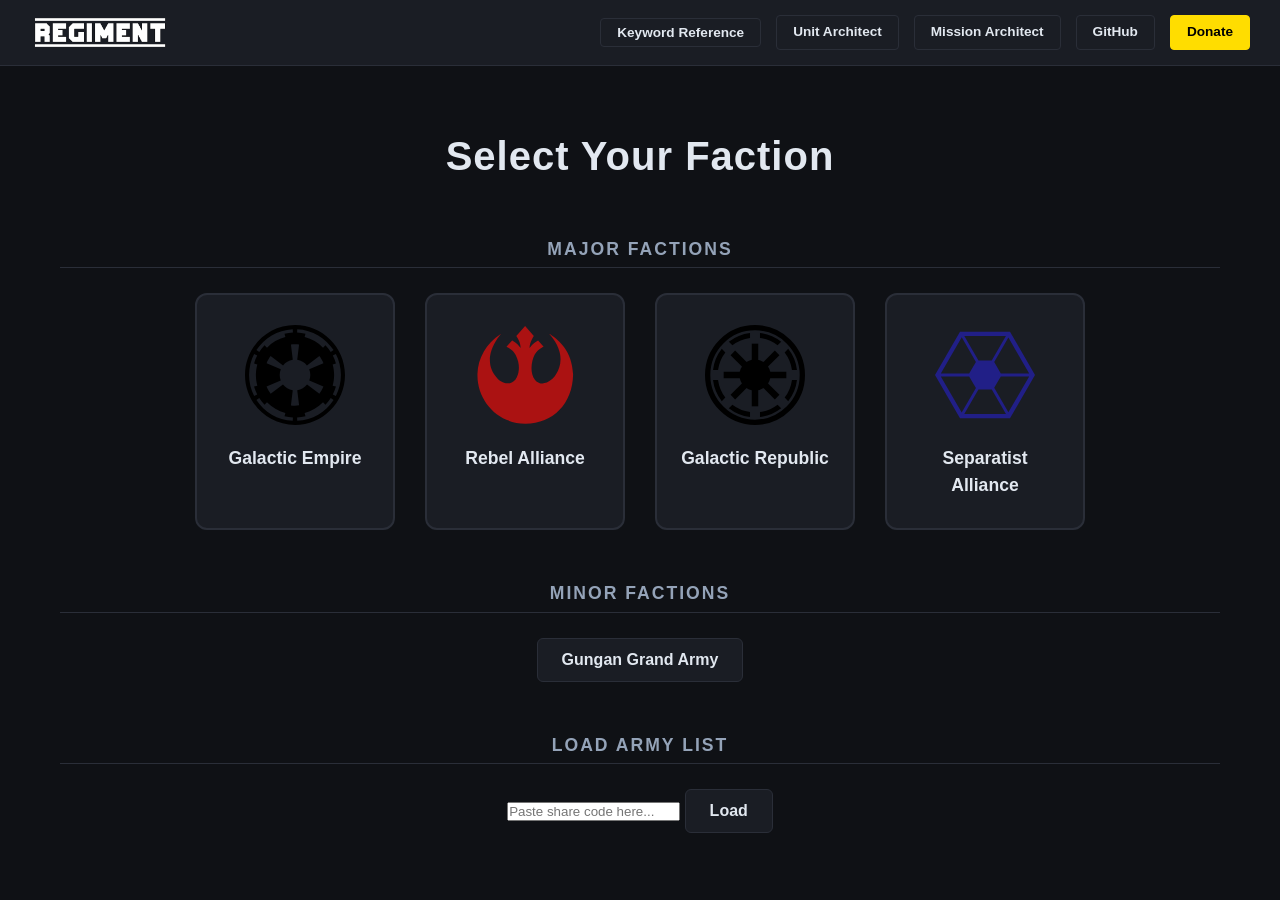
<file: index.html>
<!doctype html>
<html lang="en">
  <head>
    <meta charset="UTF-8" />
    <meta name="viewport" content="width=device-width, initial-scale=1.0" />
    <title>Regiment | Army Builder</title>
    <link rel="icon" type="image/svg+xml" href="icons/favicon.svg" />
    <link rel="stylesheet" href="army_builder/style.css?v=1.05" />
  </head>
  <body>
    <header class="top-nav">
      <div class="brand" onclick="goHome()" style="cursor: pointer; display: flex; align-items: center" title="Return to Faction Select">
        <img
          src="icons/logo.webp"
          alt="Regiment"
          class="brand-logo"
          onerror="
            this.style.display = 'none';
            document.getElementById('brandFallback').style.display = 'block';
          "
        />
        <span id="brandFallback" style="display: none; font-weight: bold">REGIMENT</span>
      </div>

      <div class="nav-links">
        <button id="btnKeywords" class="nav-btn">Keyword Reference</button>
        <a href="unitCreator.html" class="nav-btn architect-btn">Unit Architect</a>
        <a href="missionMaker.html" class="nav-btn architect-btn">Mission Architect</a>
        <a href="https://github.com/spacenavy90/regt_army_builder" target="_blank" class="nav-btn">GitHub</a>
        <a href="https://www.paypal.com/donate/?hosted_button_id=2YP5AY9JT7T5J" target="_blank" class="nav-btn donate-btn">Donate</a>
      </div>
    </header>

    <div id="homeView" class="home-container">
      <h1 class="home-title">Select Your Faction</h1>

      <h2 class="faction-group-title">Major Factions</h2>
      <div id="majorFactionsGrid" class="factions-grid major-grid"></div>

      <h2 class="faction-group-title" style="margin-top: 50px">Minor Factions</h2>
      <div id="minorFactionsGrid" class="factions-grid minor-grid"></div>

      <h2 class="faction-group-title" style="margin-top: 50px">Load Army List</h2>
      <div class="share-load-section">
        <div class="load-controls">
          <input type="text" id="shareCodeInput" placeholder="Paste share code here..." />
          <button id="btnLoadCode" class="minor-btn">Load</button>
        </div>
      </div>
    </div>

    <div id="builderView" class="app-container" style="display: none">
      <div class="builder-controls-bar" id="builderControls">
        <div class="control-group">
          <label for="armyCap">Points Cap</label>
          <input type="number" id="armyCap" value="1000" step="5" />
        </div>
        <div class="control-group">
          <label for="factionSelect">Faction</label>
          <select id="factionSelect"></select>
        </div>
        <div class="control-group">
          <label for="sortSelect">Unit Sort</label>
          <select id="sortSelect">
            <option value="default">Default</option>
            <option value="alpha">A-Z</option>
            <option value="cost-high">Cost: High-Low</option>
          </select>
        </div>
        <div class="control-group toggle override-group">
          <label class="override-label"><input type="checkbox" id="overrideToggle" /> Override Limits</label>
        </div>
      </div>

      <main class="roster-panel">
        <h2 id="rosterTitle" class="panel-title">Unit Roster</h2>
        <div id="unitList" class="roster-list"></div>

        <h2 class="panel-title" style="margin-top: 30px">Army Leader</h2>
        <div id="leaderList" class="roster-list"></div>
      </main>

      <aside class="manifest-panel">
        <div class="sticky-wrapper">
          <h2 class="panel-title">Army List</h2>

          <div class="mission-section" style="margin-bottom: 20px">
            <div class="manifest-header" style="margin-bottom: 8px">
              <span style="font-weight: bold; color: var(--accent)">MISSIONS</span>
              <span id="missionWarning" style="color: var(--danger); font-size: 0.8rem; display: none">⚠ Select 3</span>
            </div>
            <div style="display: flex; flex-direction: column; gap: 8px">
              <button class="btn-export" id="btnMsnAggressive" onclick="openMissionModal('aggressive')">Choose Aggressive</button>
              <button class="btn-export" id="btnMsnDefensive" onclick="openMissionModal('defensive')">Choose Defensive</button>
              <button class="btn-export" id="btnMsnManeuver" onclick="openMissionModal('maneuver')">Choose Maneuver</button>
            </div>
          </div>

          <div class="manifest-header" style="margin-top: 20px; margin-bottom: 8px">
            <span style="font-weight: bold; color: var(--accent)">SUPPORT ASSETS</span>
          </div>
          <button class="btn-export" id="btnManageOts" onclick="openOtsModal()" style="width: 100%; margin-bottom: 15px">Manage Support Cards</button>

          <div id="manifestLeaderList" class="manifest-items" style="margin-bottom: 15px"></div>
          <div id="manifestList" class="manifest-items"></div>
          <div id="manifestOtsList" class="manifest-items" style="margin-top: 15px"></div>

          <div class="manifest-footer">
            <div class="totals-row">
              <span>Total Cost:</span>
              <span id="totalSpent" class="total-value">0 / 1000</span>
            </div>
            <div class="totals-row" style="font-size: 0.9rem; color: var(--text-muted)">
              <span>Support Limits:</span>
              <span id="otsTracker">0 / 150 pts | 0 / 4 cards</span>
            </div>
            <div class="totals-row">
              <span>Initiative Bid:</span>
              <span id="bidDisplay">1000</span>
            </div>
            <button id="btnClearList" class="btn-clear">Clear Army</button>
          </div>

          <div class="export-section">
            <h3 class="export-title">Export Options</h3>
            <div class="export-grid">
              <button id="btnCopySimple" class="btn-export">Simple TXT</button>
              <button id="btnCopyDetailed" class="btn-export">Detailed TXT</button>
              <button id="btnCopyCode" class="btn-export">Share Code</button>
              <button id="btnCopyTTS" class="btn-export">TTS Code</button>
            </div>
            <button class="btn-export print-btn" onclick="printDetailedList()">Print Army List</button>
          </div>
        </div>
      </aside>
    </div>

    <div id="keywordModal" class="modal-overlay">
      <div class="modal-content">
        <div class="modal-header">
          <h2>Keyword Reference</h2>
          <button class="modal-close" onclick="toggleKeywordModal()">&times;</button>
        </div>
        <div id="keywordList" class="modal-body"></div>
      </div>
    </div>

    <div id="missionModal" class="modal-overlay">
      <div class="modal-content mission-modal-content">
        <div class="modal-header">
          <h2 id="missionModalTitle">Select Mission</h2>
          <button class="modal-close" onclick="closeMissionModal()">&times;</button>
        </div>
        <div class="modal-split-body">
          <div id="missionModalList" class="modal-list-side"></div>
          <div class="modal-preview-side" id="missionPreviewContainer"></div>
        </div>
      </div>
    </div>

    <div id="otsModal" class="modal-overlay">
      <div class="modal-content mission-modal-content">
        <div class="modal-header" style="flex-wrap: wrap; gap: 15px">
          <h2 style="margin: 0; min-width: 200px">Support Cards</h2>

          <div style="display: flex; gap: 10px; flex: 1; flex-wrap: wrap; align-items: center">
            <input
              type="text"
              id="otsSearch"
              placeholder="Search name or keyword..."
              oninput="renderOtsModalList()"
              style="
                flex: 1;
                min-width: 150px;
                padding: 6px;
                border-radius: 4px;
                border: 1px solid var(--border-color);
                background: var(--bg-base);
                color: white;
              "
            />
            <select
              id="otsCategoryFilter"
              onchange="renderOtsModalList()"
              style="padding: 6px; border-radius: 4px; border: 1px solid var(--border-color); background: var(--bg-base); color: white"
            >
              <option value="All">All Categories</option>
            </select>
            <select
              id="otsSortFilter"
              onchange="renderOtsModalList()"
              style="padding: 6px; border-radius: 4px; border: 1px solid var(--border-color); background: var(--bg-base); color: white"
            >
              <option value="cost-high">Cost: High - Low</option>
              <option value="cost-low">Cost: Low - High</option>
              <option value="alpha">Name: A - Z</option>
            </select>
          </div>

          <button class="modal-close" onclick="closeOtsModal()" style="margin-left: auto">&times;</button>
        </div>

        <div id="otsModalList" class="modal-body"></div>
      </div>
    </div>

    <script src="army_builder/engine.js"></script>
  </body>
</html>
</file>
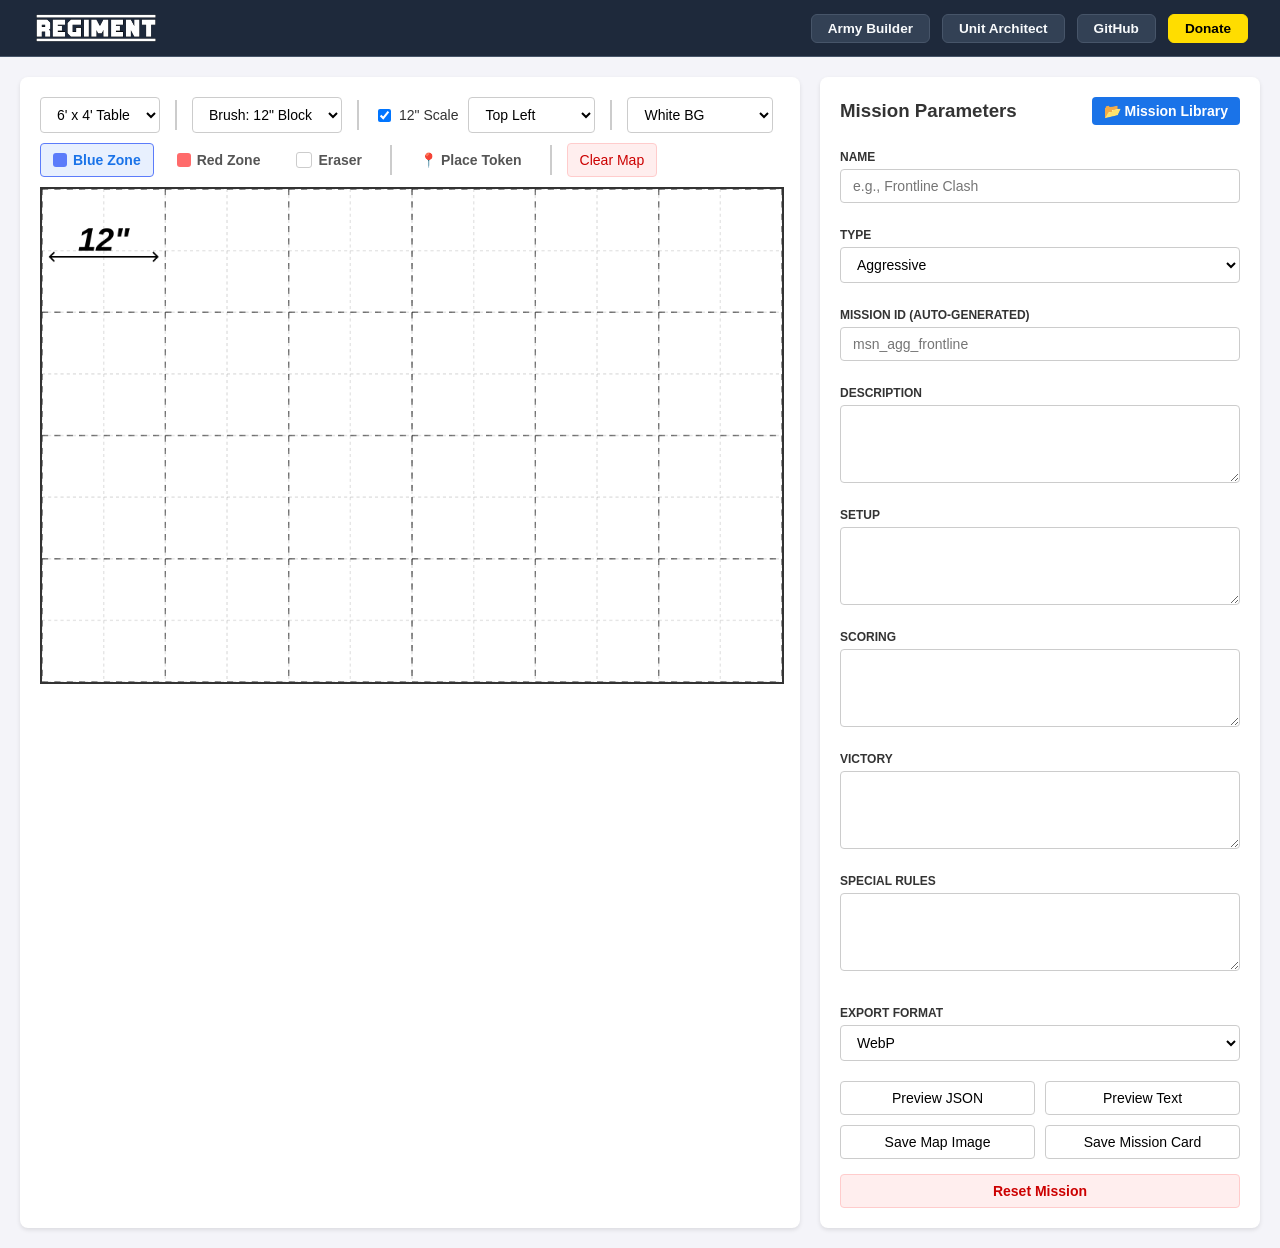
<file: missionMaker.html>
<!doctype html>
<html lang="en">
  <head>
    <meta charset="UTF-8" />
    <meta name="viewport" content="width=device-width, initial-scale=1.0" />
    <title>Regiment Mission Architect</title>
    <link rel="icon" type="image/svg+xml" href="icons/favicon.svg" />
    <link rel="stylesheet" href="mission_maker/style.css?v=1.02" />
  </head>
  <body>
    <header class="top-nav">
      <div
        class="brand"
        onclick="window.location.href = 'index.html'"
        style="cursor: pointer; display: flex; align-items: center"
        title="Return to Army Builder"
      >
        <img
          src="icons/logo.webp"
          alt="Regiment"
          class="brand-logo"
          onerror="
            this.style.display = 'none';
            document.getElementById('brandFallback').style.display = 'block';
          "
        />
        <span id="brandFallback" style="display: none; font-weight: bold; letter-spacing: 2px">REGIMENT</span>
      </div>

      <div class="nav-links">
        <a href="index.html" class="nav-btn builder-btn">Army Builder</a>
        <a href="unitCreator.html" class="nav-btn architect-btn">Unit Architect</a>
        <a href="https://github.com/spacenavy90/regt_army_builder" target="_blank" class="nav-btn">GitHub</a>
        <a href="https://www.paypal.com/donate/?hosted_button_id=2YP5AY9JT7T5J" target="_blank" class="nav-btn donate-btn">Donate</a>
      </div>
    </header>

    <div id="library-modal" class="modal-overlay">
      <div class="modal-content" style="width: 800px; max-height: 80vh">
        <div style="display: flex; justify-content: space-between; align-items: center">
          <h3>Mission Library</h3>
          <button id="btn-refresh-db" style="background: #4caf50; color: white; border: none; padding: 5px 10px; border-radius: 4px">Refresh Database</button>
        </div>

        <div class="toolbar-row" style="margin-top: 10px">
          <input type="text" id="lib-search" placeholder="Search by name or ID..." style="flex: 1" />
          <select id="lib-filter-type">
            <option value="All">All Types</option>
            <option value="Aggressive">Aggressive</option>
            <option value="Defensive">Defensive</option>
            <option value="Maneuver">Maneuver</option>
            <option value="Scenario">Scenario</option>
          </select>
        </div>

        <div id="library-list" style="overflow-y: auto; margin-top: 15px; border: 1px solid #ccc; border-radius: 4px; height: 400px; background: #fafafa"></div>

        <div class="modal-actions" style="margin-top: 15px">
          <button class="btn-close" id="lib-close">Close</button>
          <button id="lib-load-selected" style="background: #1a73e8; color: white; border: none; padding: 10px 20px; border-radius: 4px; font-weight: bold">
            Load Selected Mission
          </button>
        </div>
      </div>
    </div>

    <div class="container">
      <div class="left-panel panel">
        <div class="toolbar-row">
          <select id="board-size">
            <option value="6x4">6' x 4' Table</option>
            <option value="4x4">4' x 4' Table</option>
          </select>
          <div class="divider"></div>
          <select id="brush-size">
            <option value="large">Brush: 12" Block</option>
            <option value="small">Brush: 6" Cell</option>
          </select>
          <div class="divider"></div>
          <label style="font-size: 14px; display: flex; align-items: center; gap: 5px"> <input type="checkbox" id="show-scale" checked /> 12" Scale </label>
          <select id="scale-pos">
            <option value="tl">Top Left</option>
            <option value="tr">Top Right</option>
            <option value="bl">Bottom Left</option>
            <option value="br">Bottom Right</option>
          </select>
          <div class="divider"></div>
          <select id="bg-theme">
            <option value="white">White BG</option>
            <option value="transparent">Transparent BG</option>
            <option value="black">Black BG</option>
          </select>
        </div>
        <div class="toolbar-row">
          <button class="tool-btn active" data-tool="blue">
            <div class="color-dot bg-blue"></div>
            Blue Zone
          </button>
          <button class="tool-btn" data-tool="red">
            <div class="color-dot bg-red"></div>
            Red Zone
          </button>
          <button class="tool-btn" data-tool="eraser">
            <div class="color-dot bg-white"></div>
            Eraser
          </button>
          <div class="divider"></div>
          <button class="tool-btn" data-tool="token">📍 Place Token</button>
          <div class="divider"></div>
          <button id="btn-clear" style="background: #ffeeee; color: #c00; border-color: #fcc">Clear Map</button>
        </div>
        <canvas id="mapCanvas"></canvas>
      </div>

      <div class="right-panel panel">
        <div style="display: flex; justify-content: space-between; align-items: center; margin-bottom: 10px">
          <h3 style="margin: 0">Mission Parameters</h3>
          <button
            id="btn-library"
            style="background: #1a73e8; color: white; border: none; padding: 6px 12px; border-radius: 4px; font-weight: bold; cursor: pointer"
          >
            📂 Mission Library
          </button>
        </div>
        <div class="form-group">
          <label>Name</label>
          <input type="text" id="msn-name" placeholder="e.g., Frontline Clash" />
        </div>
        <div class="form-group">
          <label>Type</label>
          <select id="msn-type">
            <option value="Aggressive">Aggressive</option>
            <option value="Defensive">Defensive</option>
            <option value="Maneuver">Maneuver</option>
            <option value="Scenario">Scenario</option>
          </select>
        </div>
        <div class="form-group">
          <label>Mission ID (Auto-generated)</label>
          <input type="text" id="msn-id" placeholder="msn_agg_frontline" />
        </div>
        <div class="form-group">
          <label>Description</label>
          <textarea id="msn-desc"></textarea>
        </div>
        <div class="form-group">
          <label>Setup</label>
          <textarea id="msn-setup"></textarea>
        </div>
        <div class="form-group">
          <label>Scoring</label>
          <textarea id="msn-scoring"></textarea>
        </div>
        <div class="form-group">
          <label>Victory</label>
          <textarea id="msn-victory"></textarea>
        </div>
        <div class="form-group">
          <label>Special Rules</label>
          <textarea id="msn-special"></textarea>
        </div>

        <div class="export-actions">
          <div class="form-group" style="grid-column: span 2">
            <label>Export Format</label>
            <select id="export-format">
              <option value="image/webp">WebP</option>
              <option value="image/png">PNG</option>
              <option value="image/jpeg">JPG</option>
            </select>
          </div>
          <button id="exp-json">Preview JSON</button>
          <button id="exp-text">Preview Text</button>
          <button id="exp-map">Save Map Image</button>
          <button id="exp-card">Save Mission Card</button>
          <button
            id="btn-reset"
            style="
              grid-column: span 2;
              background: #ffeeee;
              color: #c00;
              border: 1px solid #fcc;
              padding: 8px;
              font-size: 14px;
              border-radius: 4px;
              font-weight: bold;
              cursor: pointer;
              margin-top: 5px;
            "
          >
            Reset Mission
          </button>
        </div>
      </div>
    </div>

    <div id="export-modal">
      <div class="modal-content">
        <h3 id="modal-title" style="margin: 0">Export Preview</h3>
        <textarea id="modal-textarea" readonly></textarea>
        <div class="modal-actions">
          <button class="btn-close" id="modal-close">Close</button>
          <button class="btn-copy" id="modal-copy">Copy to Clipboard</button>
        </div>
      </div>
    </div>
    <script src="mission_maker/script.js"></script>
  </body>
</html>
</file>
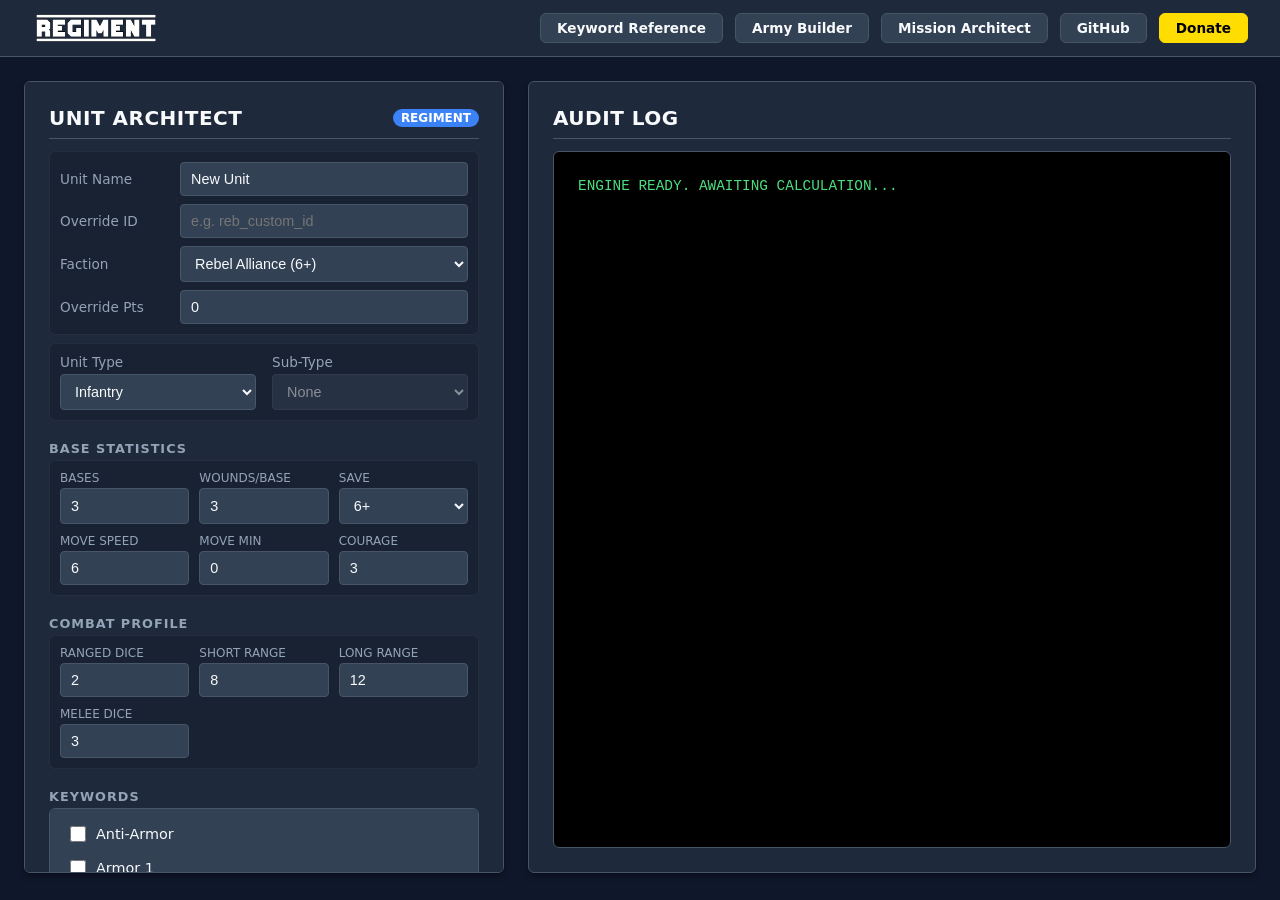
<file: unitCreator.html>
<!doctype html>
<html lang="en">
  <head>
    <meta charset="UTF-8" />
    <title>Regiment | Unit Architect</title>
    <link rel="icon" type="image/svg+xml" href="icons/favicon.svg" />
    <link rel="stylesheet" href="unit_creator/style.css?v=1.05" />
  </head>
  <body>
    <header class="top-nav">
      <div
        class="brand"
        onclick="window.location.href = 'index.html'"
        style="cursor: pointer; display: flex; align-items: center"
        title="Return to Army Builder"
      >
        <img
          src="icons/logo.webp"
          alt="Regiment"
          class="brand-logo"
          onerror="
            this.style.display = 'none';
            document.getElementById('brandFallback').style.display = 'block';
          "
        />
        <span id="brandFallback" style="display: none; font-weight: bold; letter-spacing: 2px">REGIMENT</span>
      </div>

      <div class="nav-links">
        <button id="btnKeywords" class="nav-btn" onclick="toggleKeywordModal()">Keyword Reference</button>
        <a href="index.html" class="nav-btn builder-btn">Army Builder</a>
        <a href="missionMaker.html" class="nav-btn architect-btn">Mission Architect</a>
        <a href="https://github.com/spacenavy90/regt_army_builder" target="_blank" class="nav-btn">GitHub</a>
        <a href="https://www.paypal.com/donate/?hosted_button_id=2YP5AY9JT7T5J" target="_blank" class="nav-btn donate-btn">Donate</a>
      </div>
    </header>

    <div class="container">
      <section class="panel left-panel">
        <div class="panel-header">
          <h2>UNIT ARCHITECT</h2>
          <span class="badge">REGIMENT</span>
        </div>

        <div class="form-section">
          <div class="form-row">
            <label>Unit Name</label>
            <input type="text" id="unitName" value="New Unit" />
          </div>
          <div class="form-row">
            <label>Override ID</label>
            <input type="text" id="unitOverrideId" placeholder="e.g. reb_custom_id" />
          </div>
          <div class="form-row">
            <label>Faction</label>
            <select id="factionSelect"></select>
          </div>
          <div class="form-row"><label>Override Pts</label><input type="number" id="override" value="0" /></div>
        </div>

        <div class="form-section grid-2">
          <div class="form-col">
            <label>Unit Type</label>
            <select id="unitType" onchange="ui.toggleSubtype()">
              <option value="Infantry">Infantry</option>
              <option value="Emplacement">Emplacement</option>
              <option value="Vehicle">Vehicle</option>
              <option value="Titan">Titan</option>
            </select>
          </div>
          <div class="form-col">
            <label>Sub-Type</label>
            <select id="subType" disabled>
              <option value="null">None</option>
              <option value="Walker">Walker</option>
              <option value="Hover">Hover</option>
              <option value="Ground">Ground</option>
              <option value="Aerial">Aerial</option>
            </select>
          </div>
        </div>

        <h3 class="section-label">BASE STATISTICS</h3>
        <div class="form-section stat-grid">
          <div class="stat-box"><label>Bases</label><input type="number" id="bases" value="3" /></div>
          <div class="stat-box"><label>Wounds/Base</label><input type="number" id="wnd" value="3" /></div>
          <div class="stat-box">
            <label>Save</label>
            <select id="sv">
              <option value="3+">3+</option>
              <option value="4+">4+</option>
              <option value="5+">5+</option>
              <option value="6+" selected>6+</option>
              <option value="-">-</option>
            </select>
          </div>
          <div class="stat-box"><label>Move Speed</label><input type="number" id="mv" value="6" /></div>
          <div class="stat-box"><label>Move Min</label><input type="number" id="mv_min" value="0" /></div>
          <div class="stat-box"><label>Courage</label><input type="number" id="courage" value="3" /></div>
        </div>

        <h3 class="section-label">COMBAT PROFILE</h3>
        <div class="form-section stat-grid">
          <div class="stat-box"><label>Ranged Dice</label><input type="number" id="atk_r" value="2" /></div>
          <div class="stat-box"><label>Short Range</label><input type="number" id="rng_s" value="8" /></div>
          <div class="stat-box"><label>Long Range</label><input type="number" id="rng_l" value="12" /></div>
          <div class="stat-box"><label>Melee Dice</label><input type="number" id="atk_m" value="3" /></div>
        </div>

        <h3 class="section-label">KEYWORDS</h3>
        <div class="scroll-container">
          <div id="keywordList"></div>
        </div>

        <div class="actions-container">
          <button id="btnGenerate" onclick="ui.runCalc()" class="btn-main btn-green">GENERATE POINT COST</button>

          <div class="tool-frame">
            <button onclick="ui.preview()" class="btn-tool btn-slate">PREVIEW JSON</button>
            <button onclick="ui.refresh()" class="btn-tool btn-grey">REFRESH DB</button>
            <button onclick="ui.saveUnit()" class="btn-tool btn-orange">COPY JSON</button>
          </div>

          <div class="tool-frame">
            <button onclick="leaderArchitect.open()" class="btn-tool btn-purple">LEADER ARCHITECT</button>
            <button onclick="otsArchitect.open()" class="btn-tool btn-purple">SUPPORT ARCHITECT</button>
            <button onclick="ui.openKeywords()" class="btn-tool btn-purple">KEYWORD ARCHITECT</button>
          </div>

          <div class="tool-frame">
            <button onclick="ui.openUnitLibrary()" class="btn-tool btn-blue">UNIT LIBRARY</button>
            <button onclick="ui.openSimulator()" class="btn-tool btn-red">SIMULATOR</button>
          </div>
        </div>
      </section>

      <section class="panel right-panel">
        <div class="panel-header">
          <h2>AUDIT LOG</h2>
        </div>
        <div class="terminal-wrapper">
          <pre id="outputLog">ENGINE READY. AWAITING CALCULATION...</pre>
        </div>
      </section>
    </div>

    <div id="libraryModal" class="modal" style="display: none">
      <div class="modal-content">
        <div class="modal-header">
          <h2>UNIT LIBRARY</h2>
          <span class="close-btn" onclick="library.close()">&times;</span>
        </div>
        <div class="filter-bar">
          <div class="form-col" style="flex: 2">
            <label>Search:</label>
            <input type="text" id="libSearch" oninput="library.refreshTable()" placeholder="Type unit name..." />
          </div>
          <div class="form-col" style="flex: 1">
            <label>Faction Filter:</label>
            <select id="libFactionFilter" onchange="library.refreshTable()">
              <option value="All">All</option>
            </select>
          </div>
        </div>
        <div class="table-scroll">
          <table id="libTable">
            <thead>
              <tr>
                <th>Unit Name</th>
                <th>Class</th>
                <th style="text-align: center">Points</th>
                <th>Faction</th>
              </tr>
            </thead>
            <tbody id="libTableBody"></tbody>
          </table>
        </div>
        <button onclick="library.loadSelection()" class="btn-main btn-blue" style="margin-top: 15px">LOAD SELECTED UNIT</button>
      </div>
    </div>

    <div id="keywordModal" class="modal" style="display: none">
      <div class="modal-content" style="width: 1000px; max-height: 90vh">
        <div class="modal-header">
          <h2>KEYWORD ARCHITECT</h2>
          <span class="close-btn" onclick="architect.close()">&times;</span>
        </div>

        <div class="split-layout">
          <div class="modal-left">
            <div class="form-section grid-2">
              <div class="form-col"><label>Keyword Name</label><input type="text" id="kwName" value="NewKeyword" /></div>
              <div class="form-col"><label>Effect Hook</label><input type="text" id="kwEffect" value="generic" /></div>
            </div>
            <div class="form-section">
              <div class="form-row">
                <label>Description</label>
                <textarea
                  id="kwDesc"
                  style="
                    flex: 1;
                    background: var(--bg-input);
                    color: var(--text-main);
                    border: 1px solid var(--border-light);
                    border-radius: 4px;
                    padding: 8px;
                    font-family: inherit;
                    min-height: 50px;
                  "
                  oninput="architect.updatePreview()"
                >
Enter rule text here...</textarea
                >
              </div>
            </div>
            <div class="form-section grid-2">
              <div class="form-col">
                <label>Target Pillar</label>
                <select id="kwPillar">
                  <option value="action">action</option>
                  <option value="body">body</option>
                  <option value="total">total</option>
                </select>
              </div>
              <div class="form-col">
                <label>Bal Type</label>
                <select id="kwType">
                  <option value="multiplier">multiplier</option>
                  <option value="flat">flat</option>
                  <option value="formula">formula</option>
                </select>
              </div>
            </div>
            <div class="form-section">
              <div class="form-row">
                <label>Trigger Hook</label>
                <select id="kwTrigger">
                  <option value="always">always</option>
                  <option value="on_attack">on_attack</option>
                  <option value="on_defense">on_defense</option>
                  <option value="on_command">on_command</option>
                  <option value="passive">passive</option>
                </select>
              </div>
            </div>
            <div class="form-section">
              <div class="checkbox-row">
                <input type="checkbox" id="kwIsFlat" />
                <label for="kwIsFlat">Treat as Flat Addition (is_flat)</label>
              </div>
            </div>
            <div class="form-section">
              <div class="form-row"><label>Value/Formula</label><input type="text" id="kwValue" value="1.0" /></div>
              <p class="helper-text">Variables: bases, wnd, mv, mv_min, rng_s, rng_l, atk_r, atk_m, om_save, om_move, om_range</p>
            </div>
            <div class="tool-frame" style="margin-top: auto">
              <button onclick="architect.updatePreview()" class="btn-tool btn-slate">PREVIEW JSON</button>
              <button onclick="architect.copyToClipboard()" class="btn-tool btn-blue">COPY JSON TO CLIPBOARD</button>
            </div>
          </div>
          <div class="modal-right">
            <h3 class="section-label" style="margin-top: 0">JSON PREVIEW</h3>
            <pre id="kwPreview" class="code-preview"></pre>
          </div>
        </div>
      </div>
    </div>

    <div id="simulatorModal" class="modal" style="display: none">
      <div class="modal-content" style="width: 1000px; max-height: 90vh">
        <div class="modal-header">
          <h2>COMBAT SIMULATOR</h2>
          <span class="close-btn" onclick="simulator.close()">&times;</span>
        </div>
        <div class="split-layout">
          <div class="modal-left">
            <div class="form-section">
              <div class="form-col" style="margin-bottom: 12px">
                <label>Attacker (A)</label>
                <select id="simUnitA"></select>
              </div>
              <div class="form-col">
                <label>Defender (B)</label>
                <select id="simUnitB"></select>
              </div>
            </div>
            <div class="form-section">
              <div class="form-col">
                <label>Range (Inches)</label>
                <input type="number" id="simRange" value="8" min="1" max="36" />
              </div>
            </div>
            <button onclick="simulator.run()" class="btn-main btn-red" style="margin-top: auto">RUN 1,000 ITERATIONS</button>
          </div>
          <div class="modal-right">
            <h3 class="section-label" style="margin-top: 0">SIMULATION RESULTS</h3>
            <div class="terminal-wrapper">
              <pre id="simResults">AWAITING SIMULATION...</pre>
            </div>
          </div>
        </div>
      </div>
    </div>

    <div id="otsModal" class="modal" style="display: none">
      <div class="modal-content" style="width: 1150px; max-height: 90vh">
        <div class="modal-header">
          <div style="display: flex; align-items: center; gap: 15px">
            <h2>SUPPORT ARCHITECT</h2>
            <span id="otsPointBadge" class="badge" style="background: var(--color-orange); font-size: 1rem; padding: 5px 12px">0 PTS</span>
          </div>
          <span class="close-btn" onclick="otsArchitect.close()">&times;</span>
        </div>

        <div class="split-layout">
          <div class="modal-left">
            <div class="form-section">
              <div class="form-row"><label>Support Name</label><input type="text" id="otsName" value="New Support" oninput="otsArchitect.update()" /></div>
              <div class="form-row">
                <label>Override ID</label><input type="text" id="otsOverrideId" placeholder="e.g. ots_custom_id" oninput="otsArchitect.update()" />
              </div>
              <div class="form-row"><label>Override Pts</label><input type="number" id="otsOverridePts" value="0" oninput="otsArchitect.update()" /></div>
              <div class="form-row">
                <label>Ability Text</label>
                <textarea
                  id="otsAbility"
                  style="
                    flex: 1;
                    background: var(--bg-input);
                    color: var(--text-main);
                    border: 1px solid var(--border-light);
                    border-radius: 4px;
                    padding: 8px;
                    font-family: inherit;
                    min-height: 50px;
                  "
                  oninput="otsArchitect.update()"
                ></textarea>
              </div>
            </div>

            <div class="form-section grid-2">
              <div class="form-col">
                <label>Category</label>
                <select id="otsCategory" onchange="otsArchitect.switchCategory()">
                  <option value="Offensive" selected>Offensive</option>
                  <option value="Sustainment">Sustainment</option>
                  <option value="Defensive">Defensive</option>
                  <option value="Utility">Utility</option>
                </select>
              </div>
              <div class="form-col">
                <label>Availability</label>
                <select id="otsAvail" onchange="otsArchitect.update()">
                  <option value="3+">3+ (97%)</option>
                  <option value="4+" selected>4+ (92%)</option>
                  <option value="5+">5+ (83%)</option>
                  <option value="6+">6+ (72%)</option>
                  <option value="7+">7+ (58%)</option>
                  <option value="8+">8+ (42%)</option>
                  <option value="9+">9+ (28%)</option>
                </select>
              </div>
              <div class="form-col">
                <label>Target Shape</label>
                <select id="otsShape" onchange="otsArchitect.update()">
                  <option value="Single Base">Single Base</option>
                  <option value="Single Unit">Single Unit</option>
                  <option value="Point (Standard Card)" selected>Point (Card)</option>
                  <option value="Double Card (Long)">Double Card (Long)</option>
                  <option value="Double Card (Wide)">Double Card (Wide)</option>
                  <option value='Aura (6" Radius)'>Aura (6")</option>
                  <option value='Aura (8" Radius)'>Aura (8")</option>
                  <option value='Aura (12" Radius)'>Aura (12")</option>
                  <option value="Entire Board">Entire Board</option>
                  <option value="Off-Board / Meta">Off-Board / Meta</option>
                </select>
              </div>
              <div class="form-col">
                <label>Duration</label>
                <select id="otsDuration" onchange="otsArchitect.update()">
                  <option value="Instant / Next Act" selected>Instant / Next Act</option>
                  <option value="1 Round">1 Round</option>
                  <option value="Permanent">Permanent</option>
                </select>
              </div>
            </div>

            <h3 class="section-label">PAYLOAD LOGIC</h3>
            <div class="form-section">
              <div id="panelOffensive">
                <div class="grid-2">
                  <div class="form-col">
                    <label>Attack Dice</label>
                    <input type="number" id="offDice" value="3" oninput="otsArchitect.update()" />
                  </div>
                  <div class="form-col">
                    <label>To-Hit</label>
                    <select id="offToHit" onchange="otsArchitect.update()">
                      <option value="3+">3+</option>
                      <option value="4+" selected>4+</option>
                      <option value="5+">5+</option>
                      <option value="6+">6+</option>
                    </select>
                  </div>
                </div>
              </div>

              <div id="panelSustainment" style="display: none">
                <div class="form-row">
                  <label>Target Class</label>
                  <select id="susClass" onchange="otsArchitect.update()">
                    <option value="Infantry/Emplacement" selected>Infantry / Emplacement</option>
                    <option value="Vehicle/Titan">Vehicle / Titan</option>
                  </select>
                </div>
                <div class="form-row">
                  <label>Wounds Restored</label><input type="number" id="susWounds" value="0" min="0" oninput="otsArchitect.update()" />
                </div>
                <div class="checkbox-row" style="margin: 8px 0">
                  <input type="checkbox" id="susShaken" onchange="otsArchitect.update()" />
                  <label for="susShaken">Clear "Shaken" Status (+2 Mag)</label>
                </div>
                <div class="checkbox-row" style="margin: 8px 0">
                  <input type="checkbox" id="susCourage" onchange="otsArchitect.update()" />
                  <label for="susCourage">Grant Courage Resistance (+1 Mag)</label>
                </div>
              </div>

              <div id="panelDefensive" style="display: none">
                <div class="form-row">
                  <label>Terrain Feature</label
                  ><select id="defTerrain" onchange="otsArchitect.update()">
                    <option value="None" selected>None</option>
                    <option value="Difficult">Difficult</option>
                    <option value="Area">Area</option>
                    <option value="Blocking">Blocking</option>
                    <option value="Dangerous">Dangerous</option>
                  </select>
                </div>
                <div class="form-row"><label>EW To-Hit Pen</label><input type="number" id="defEwHit" value="0" oninput="otsArchitect.update()" /></div>
                <div class="form-row"><label>EW CV Pen</label><input type="number" id="defEwCv" value="0" oninput="otsArchitect.update()" /></div>
              </div>

              <div id="panelUtility" style="display: none">
                <div class="grid-2">
                  <div class="form-col">
                    <label>Intel Type</label>
                    <select id="utiIntelType" onchange="otsArchitect.update()">
                      <option value="None" selected>None</option>
                      <option value="Reveal Support">Reveal Support</option>
                      <option value="Target Uplink">Target Uplink</option>
                    </select>
                  </div>
                  <div class="form-col"><label>Intel Intensity</label><input type="number" id="utiIntelVal" value="0" oninput="otsArchitect.update()" /></div>
                </div>
                <div class="form-row" style="margin-top: 10px">
                  <label>Courage Penalty</label><input type="number" id="utiPsychCourage" value="0" oninput="otsArchitect.update()" />
                </div>
                <div class="form-row">
                  <label>Shaken Roll Pen</label><input type="number" id="utiShakenPenalty" value="0" oninput="otsArchitect.update()" />
                </div>
              </div>
            </div>

            <h3 class="section-label">MODIFIER KEYWORDS</h3>
            <div class="scroll-container" id="otsKeywordList" style="height: 110px"></div>

            <div class="actions-container" style="margin-top: 15px">
              <button onclick="otsArchitect.generate()" class="btn-main btn-green">GENERATE POINT COST</button>
              <div class="tool-frame">
                <button onclick="otsArchitect.preview()" class="btn-tool btn-slate">PREVIEW JSON</button>
                <button onclick="otsArchitect.openLibrary()" class="btn-tool btn-blue">SUPPORT LIBRARY</button>
                <button onclick="otsArchitect.copyJSON()" class="btn-tool btn-orange">COPY JSON</button>

                <div class="export-dropdown">
                  <button class="btn-tool btn-slate" style="cursor: pointer">EXPORT CARD ▼</button>
                  <div class="export-dropdown-content">
                    <a
                      href="#"
                      onclick="
                        otsArchitect.exportImage('image/webp');
                        return false;
                      "
                      >Save as WebP</a
                    >
                    <a
                      href="#"
                      onclick="
                        otsArchitect.exportImage('image/png');
                        return false;
                      "
                      >Save as PNG</a
                    >
                    <a
                      href="#"
                      onclick="
                        otsArchitect.exportImage('image/jpeg');
                        return false;
                      "
                      >Save as JPG</a
                    >
                  </div>
                </div>
              </div>
              <button onclick="otsArchitect.reset()" class="btn-main btn-red">RESET SUPPORT</button>
            </div>
          </div>

          <div class="modal-right">
            <h3 class="section-label" style="margin-top: 0">JSON / AUDIT PREVIEW</h3>
            <div class="terminal-wrapper">
              <pre id="otsPreview" class="code-preview"></pre>
            </div>
          </div>
        </div>
      </div>
    </div>

    <div id="otsLibraryModal" class="modal" style="display: none">
      <div class="modal-content" style="width: 850px">
        <div class="modal-header">
          <h2>SUPPORT LIBRARY</h2>
          <span class="close-btn" onclick="otsArchitect.closeLibrary()">&times;</span>
        </div>
        <div class="filter-bar">
          <div class="form-col" style="flex: 2">
            <label>Search:</label>
            <input type="text" id="otsLibSearch" oninput="otsArchitect.refreshLibraryTable()" placeholder="Type support name or ID..." />
          </div>
          <div class="form-col" style="flex: 1">
            <label>Category Filter:</label>
            <select id="otsLibCategoryFilter" onchange="otsArchitect.refreshLibraryTable()">
              <option value="All">All Categories</option>
              <option value="Offensive">Offensive</option>
              <option value="Sustainment">Sustainment</option>
              <option value="Defensive">Defensive</option>
              <option value="Utility">Utility</option>
            </select>
          </div>
        </div>
        <div class="table-scroll" style="height: 400px">
          <table id="otsLibTable">
            <thead>
              <tr>
                <th>Support Name</th>
                <th>Category</th>
                <th style="text-align: center">Points</th>
                <th>ID</th>
              </tr>
            </thead>
            <tbody id="otsLibTableBody"></tbody>
          </table>
        </div>
        <button onclick="otsArchitect.loadSelection()" class="btn-main btn-blue" style="margin-top: 15px">LOAD SELECTED SUPPORT</button>
      </div>
    </div>

    <div id="leaderModal" class="modal" style="display: none">
      <div class="modal-content" style="width: 1050px; max-height: 95vh">
        <div class="modal-header">
          <div style="display: flex; align-items: center; gap: 15px">
            <h2>LEADER ARCHITECT</h2>
            <span id="ldrPointBadge" class="badge" style="background: var(--color-purple); font-size: 1.1rem; padding: 6px 14px">0 PTS</span>
          </div>
          <span class="close-btn" onclick="leaderArchitect.close()">&times;</span>
        </div>

        <div class="split-layout">
          <div class="modal-left">
            <div class="form-section">
              <div class="form-row"><label>Leader Name</label><input type="text" id="ldrName" value="New Leader" oninput="leaderArchitect.update()" /></div>
              <div class="form-row">
                <label>Override ID</label><input type="text" id="ldrOverrideId" placeholder="e.g. ldr_custom_id" oninput="leaderArchitect.update()" />
              </div>
              <div class="form-row">
                <label>Faction</label>
                <select id="ldrFaction" onchange="leaderArchitect.update()"></select>
              </div>
              <div class="form-row"><label>Override Pts</label><input type="number" id="ldrOverridePts" value="0" oninput="leaderArchitect.update()" /></div>
              <div class="form-row">
                <label>Flavor Ability</label>
                <textarea
                  id="ldrAbility"
                  placeholder="Description for card text..."
                  style="
                    flex: 1;
                    background: var(--bg-input);
                    color: var(--text-main);
                    border: 1px solid var(--border-light);
                    border-radius: 4px;
                    padding: 8px;
                    font-family: inherit;
                    min-height: 50px;
                  "
                  oninput="leaderArchitect.update()"
                ></textarea>
              </div>
            </div>

            <h3 class="section-label">ATTACHMENT RESTRICTIONS</h3>
            <div class="form-section">
              <div class="form-row"><label>Display Text</label><input type="text" id="ldrRestrText" value="None." oninput="leaderArchitect.update()" /></div>

              <div class="grid-2" style="margin-top: 8px">
                <div class="form-col">
                  <label>Required Unit Type</label>
                  <select id="ldrReqClass" onchange="leaderArchitect.update()">
                    <option value="null">None</option>
                    <option value="Infantry">Infantry</option>
                    <option value="Emplacement">Emplacement</option>
                    <option value="Vehicle">Vehicle</option>
                    <option value="Titan">Titan</option>
                  </select>
                </div>
                <div class="form-col">
                  <label>Required Unit Subtype</label>
                  <select id="ldrReqSub" onchange="leaderArchitect.update()">
                    <option value="null">None</option>
                    <option value="Walker">Walker</option>
                    <option value="Hover">Hover</option>
                    <option value="Ground">Ground</option>
                    <option value="Aerial">Aerial</option>
                  </select>
                </div>
              </div>

              <div class="form-row" style="margin-top: 8px">
                <label>Required Specific Unit ID</label>
                <input type="text" id="ldrReqUnit" placeholder="e.g. rep_clone_troopers (Leave blank if universal)" oninput="leaderArchitect.update()" />
              </div>
            </div>

            <h3 class="section-label">EFFECT CREATOR</h3>
            <div class="form-section">
              <div id="ldrEffectsContainer"></div>
              <button onclick="leaderArchitect.addEffect()" class="btn-tool btn-blue" style="width: 100%; margin-top: 5px">+ ADD NEW EFFECT</button>
            </div>

            <div class="actions-container" style="margin-top: 15px">
              <button onclick="leaderArchitect.generate()" class="btn-main btn-green">GENERATE POINT COST</button>
              <div class="tool-frame">
                <button onclick="leaderArchitect.preview()" class="btn-tool btn-slate">PREVIEW JSON</button>
                <button onclick="leaderArchitect.openLibrary()" class="btn-tool btn-blue">LEADER LIBRARY</button>
                <button onclick="leaderArchitect.copyJSON()" class="btn-tool btn-orange">COPY JSON</button>

                <div class="export-dropdown">
                  <button class="btn-tool btn-slate" style="cursor: pointer">EXPORT CARD ▼</button>
                  <div class="export-dropdown-content">
                    <a
                      href="#"
                      onclick="
                        leaderArchitect.exportImage('image/webp');
                        return false;
                      "
                      >Save as WebP</a
                    >
                    <a
                      href="#"
                      onclick="
                        leaderArchitect.exportImage('image/png');
                        return false;
                      "
                      >Save as PNG</a
                    >
                    <a
                      href="#"
                      onclick="
                        leaderArchitect.exportImage('image/jpeg');
                        return false;
                      "
                      >Save as JPG</a
                    >
                  </div>
                </div>
              </div>
              <button onclick="leaderArchitect.clearLeader()" class="btn-main btn-red">CLEAR LEADER</button>
            </div>
          </div>

          <div class="modal-right">
            <h3 class="section-label" style="margin-top: 0">JSON / AUDIT PREVIEW</h3>
            <div class="terminal-wrapper">
              <pre id="ldrPreview" class="code-preview"></pre>
            </div>
          </div>
        </div>
      </div>
    </div>

    <div id="leaderLibraryModal" class="modal" style="display: none">
      <div class="modal-content" style="width: 850px">
        <div class="modal-header">
          <h2>LEADER LIBRARY</h2>
          <span class="close-btn" onclick="leaderArchitect.closeLibrary()">&times;</span>
        </div>

        <div class="filter-bar">
          <div class="form-col" style="flex: 2">
            <label>Search:</label>
            <input type="text" id="ldrLibSearch" oninput="leaderArchitect.refreshLibraryTable()" placeholder="Type leader name or ID..." />
          </div>
          <div class="form-col" style="flex: 1">
            <label>Faction Filter:</label>
            <select id="ldrLibFactionFilter" onchange="leaderArchitect.refreshLibraryTable()">
              <option value="All">All Factions</option>
              <option value="emp">Galactic Empire</option>
              <option value="reb">Rebel Alliance</option>
              <option value="rep">Galactic Republic</option>
              <option value="sep">Separatist Alliance</option>
              <option value="gun">Gungan Grand Army</option>
            </select>
          </div>
        </div>

        <div class="table-scroll" style="height: 400px">
          <table id="ldrLibTable">
            <thead>
              <tr>
                <th>Leader Name</th>
                <th>Faction</th>
                <th style="text-align: center">Points</th>
                <th>ID</th>
              </tr>
            </thead>
            <tbody id="ldrLibTableBody"></tbody>
          </table>
        </div>
        <button onclick="leaderArchitect.loadSelection()" class="btn-main btn-blue" style="margin-top: 15px">LOAD SELECTED LEADER</button>
      </div>
    </div>

    <div id="keywordReferenceModal" class="modal-overlay">
      <div class="modal-content" style="max-width: 700px">
        <div class="modal-header">
          <h2>KEYWORD REFERENCE</h2>
          <span class="close-btn" onclick="toggleKeywordModal()">&times;</span>
        </div>
        <div id="keywordReferenceDisplay" class="modal-body" style="overflow-y: auto; max-height: 65vh; padding-right: 10px"></div>
      </div>
    </div>

    <script src="unit_creator/dataManager.js"></script>
    <script src="unit_creator/logicEngine.js"></script>
    <script src="unit_creator/combatEngine.js"></script>
    <script src="unit_creator/unitLibrary.js"></script>
    <script src="unit_creator/keywordArchitect.js"></script>
    <script src="unit_creator/simulatorUI.js"></script>
    <script src="unit_creator/unitCreatorUI.js"></script>
    <script src="unit_creator/otsArchitect.js"></script>
    <script src="unit_creator/leaderArchitect.js"></script>
  </body>
</html>
</file>
<file: army_builder/style.css>
:root {
  --bg-base: #0f1115;
  --bg-surface: #1a1d24;
  --bg-surface-hover: #242830;
  --border-color: #2a2e38;
  --text-main: #e2e8f0;
  --text-muted: #94a3b8;
  --accent: #3b82f6;
  --danger: #ef4444;
}

* {
  box-sizing: border-box;
  margin: 0;
  padding: 0;
}

body {
  background-color: var(--bg-base);
  color: var(--text-main);
  font-family: -apple-system, BlinkMacSystemFont, "Segoe UI", Roboto, Helvetica, Arial, sans-serif;
  line-height: 1.5;
}

/* Shared Resets */
.btn-step,
.btn-remove,
.modal-close {
  background: transparent;
  border: none;
  cursor: pointer;
}

/* Header & Controls */
.top-nav {
  background-color: var(--bg-surface);
  border-bottom: 1px solid var(--border-color);
  padding: 15px 30px;
  display: flex;
  justify-content: space-between;
  align-items: center;
  flex-wrap: wrap;
  gap: 20px;
}

.brand {
  font-size: 1.5rem;
  font-weight: 700;
  letter-spacing: 2px;
}

.brand-logo {
  max-height: 35px;
  width: auto;
  object-fit: contain;
}

.global-controls {
  display: flex;
  gap: 20px;
  align-items: center;
  flex-wrap: wrap;
}

.control-group {
  display: flex;
  flex-direction: column;
}

.control-group label {
  font-size: 0.75rem;
  color: var(--text-muted);
  margin-bottom: 4px;
  text-transform: uppercase;
}

.control-group input[type="number"],
.control-group select {
  background-color: var(--bg-base);
  border: 1px solid var(--border-color);
  color: var(--text-main);
  padding: 6px 10px;
  border-radius: 4px;
  font-size: 0.9rem;
}

/* Main Layout Grid */
.app-container {
  display: grid;
  grid-template-columns: 1fr 380px;
  grid-template-rows: auto minmax(0, 1fr);
  gap: 30px;
  padding: 30px;
  max-width: 1600px;
  margin: 0 auto;
  height: calc(100vh - 85px);
}

.builder-controls-bar {
  grid-column: 1 / -1;
  justify-self: center; /* Shrinks the width to fit the content tightly */
  margin-top: -10px; /* Pulls it up slightly to reduce the top gap */
  background-color: var(--bg-surface);
  border: 1px solid var(--border-color);
  border-radius: 8px;
  padding: 15px 30px;
  display: flex;
  justify-content: center;
  align-items: center;
  flex-wrap: wrap;
  gap: 40px;
  box-shadow: 0 4px 12px rgba(0, 0, 0, 0.2);
  z-index: 10;
}

.override-group {
  justify-content: center;
  height: 100%;
  margin-top: 18px;
}
.override-label {
  display: flex;
  align-items: center;
  gap: 8px;
  cursor: pointer;
  text-transform: none !important;
  font-size: 0.95rem !important;
  color: var(--text-main) !important;
}

.panel-title {
  display: flex;
  align-items: center;
  gap: 12px;
  font-size: 1.2rem;
  color: var(--text-main);
  border-bottom: 2px solid var(--border-color);
  padding-bottom: 10px;
  margin-bottom: 15px;
  text-transform: uppercase;
}

.title-icon {
  width: 28px;
  height: 28px;
  object-fit: contain;
}

/* Left Column: Roster */
.roster-panel {
  min-width: 0;
  overflow-y: auto;
  padding-right: 15px;
}

.roster-row {
  display: flex;
  justify-content: space-between;
  align-items: center;
  background-color: var(--bg-surface);
  border: 1px solid var(--border-color);
  border-radius: 6px;
  padding: 15px 20px;
  margin-bottom: 10px;
  transition: background-color 0.2s ease;
}

.roster-row:hover {
  background-color: var(--bg-surface-hover);
}

.roster-row.illegal {
  border-color: var(--danger);
  box-shadow: inset 4px 0 0 var(--danger);
}

.row-info {
  flex: 1;
}

.unit-name {
  font-size: 1.1rem;
  font-weight: 600;
}

.unit-type {
  font-size: 0.85rem;
  color: var(--accent);
  margin-bottom: 4px;
}

.unit-stats {
  font-size: 0.9rem;
  color: var(--text-main);
  background-color: var(--bg-base);
  padding: 4px 8px;
  border-radius: 4px;
  display: inline-block;
  margin-bottom: 4px;
}

.unit-keywords {
  font-size: 0.8rem;
  color: var(--text-muted);
}

.row-controls {
  display: flex;
  align-items: center;
  gap: 30px;
}

.cost-limit {
  display: flex;
  flex-direction: column;
  text-align: right;
}

.cost {
  font-weight: bold;
  font-size: 1.1rem;
}

.limit {
  font-size: 0.8rem;
  color: var(--text-muted);
}

.stepper {
  display: flex;
  align-items: center;
  background-color: var(--bg-base);
  border: 1px solid var(--border-color);
  border-radius: 4px;
}

.btn-step {
  color: var(--text-main);
  padding: 8px 15px;
  font-size: 1.2rem;
}

.btn-step:disabled {
  color: var(--text-muted);
  cursor: not-allowed;
}

.stepper .qty {
  padding: 0 15px;
  font-weight: bold;
  min-width: 40px;
  text-align: center;
}

/* Right Column: Manifest */
.sticky-wrapper {
  background-color: var(--bg-surface);
  border: 1px solid var(--border-color);
  border-radius: 6px;
  padding: 20px;
}

.manifest-item {
  border-bottom: 1px solid var(--border-color);
  padding: 10px 0;
}

.manifest-panel {
  overflow-y: auto;
  padding-right: 10px;
}

.manifest-item:last-child,
.kw-entry:last-child {
  border-bottom: none;
}

.manifest-details {
  font-size: 0.85rem;
  color: var(--text-muted);
}

.manifest-footer,
.export-section {
  margin-top: 20px;
  padding-top: 15px;
  border-top: 2px solid var(--border-color);
}

.totals-row {
  display: flex;
  justify-content: space-between;
  font-size: 1.1rem;
  font-weight: bold;
  margin-bottom: 5px;
}

.total-value.over-limit {
  color: var(--danger);
}

@media (max-width: 992px) {
  .app-container {
    grid-template-columns: 1fr;
    grid-template-rows: auto auto auto; /* Allow natural flow */
    height: auto;
  }

  .roster-panel,
  .manifest-panel {
    overflow-y: visible;
    padding-right: 0;
  }

  .sticky-wrapper {
    position: static;
  }

  .builder-controls-bar {
    position: sticky;
    top: 0;
    z-index: 100;
    padding: 15px;
    gap: 15px;
    justify-self: stretch; /* Forces it back to full width on mobile */
  }
}

.export-controls,
.export-grid {
  display: grid;
  grid-template-columns: 1fr 1fr;
  gap: 10px;
}

.export-grid {
  margin-bottom: 10px;
}

.export-title {
  font-size: 0.9rem;
  color: var(--text-muted);
  text-transform: uppercase;
  margin-bottom: 10px;
}

.btn-export {
  background-color: var(--bg-surface-hover);
  border: 1px solid var(--border-color);
  color: var(--text-main);
  padding: 8px;
  border-radius: 4px;
  font-weight: 600;
  cursor: pointer;
  transition: all 0.2s;
}

.btn-export:hover {
  background-color: var(--accent);
  border-color: var(--accent);
}

/* Clear Army Button */
.btn-clear {
  width: 100%;
  margin-top: 15px;
  background-color: transparent;
  border: 1px solid var(--danger);
  color: var(--danger);
  padding: 8px;
  border-radius: 4px;
  font-weight: 600;
  cursor: pointer;
  transition: all 0.2s;
}

.btn-clear:hover {
  background-color: var(--danger);
  color: white;
}

/* Manifest Item Header Layout */
.manifest-header {
  display: flex;
  justify-content: space-between;
  align-items: center;
  font-weight: 600;
  margin-bottom: 4px;
}

.manifest-title {
  flex: 1;
  display: flex;
  justify-content: space-between;
  margin-right: 15px;
}

.btn-remove {
  color: var(--text-muted);
  font-size: 1.2rem;
  line-height: 1;
  padding: 0 5px;
}

.btn-remove:hover {
  color: var(--danger);
}

/* Home Screen Layout */
.home-container {
  display: flex;
  flex-direction: column;
  align-items: center;
  padding: 60px 20px;
  max-width: 1200px;
  margin: 0 auto;
}

.home-title {
  font-size: 2.5rem;
  margin-bottom: 50px;
  letter-spacing: 1px;
}

.faction-group-title {
  color: var(--text-muted);
  text-transform: uppercase;
  font-size: 1.1rem;
  letter-spacing: 2px;
  margin-bottom: 25px;
  border-bottom: 1px solid var(--border-color);
  padding-bottom: 5px;
  width: 100%;
  text-align: center;
}

.factions-grid {
  display: flex;
  flex-wrap: wrap;
  justify-content: center;
  gap: 20px;
}

/* Major Faction Icon Cards */
.major-grid {
  gap: 30px;
}

.faction-card {
  background-color: var(--bg-surface);
  border: 2px solid var(--border-color);
  border-radius: 12px;
  padding: 30px 20px;
  width: 200px;
  text-align: center;
  cursor: pointer;
  transition: all 0.2s ease;
  display: flex;
  flex-direction: column;
  align-items: center;
}

.faction-card:hover {
  border-color: var(--accent);
  transform: translateY(-5px);
  background-color: var(--bg-surface-hover);
  box-shadow: 0 10px 20px rgba(0, 0, 0, 0.2);
}

.faction-icon {
  width: 100px;
  height: 100px;
  margin-bottom: 20px;
  object-fit: contain;
}

.faction-card-name {
  font-size: 1.1rem;
  font-weight: 600;
  color: var(--text-main);
}

/* Minor Faction Text Buttons */
.minor-btn {
  background-color: var(--bg-surface);
  border: 1px solid var(--border-color);
  color: var(--text-main);
  padding: 12px 24px;
  border-radius: 6px;
  font-size: 1rem;
  font-weight: 600;
  cursor: pointer;
  transition: all 0.2s ease;
}

.minor-btn:hover {
  background-color: var(--accent);
  border-color: var(--accent);
  color: white;
}

/* Header Navigation Links */
.nav-links {
  display: flex;
  gap: 15px;
  align-items: center;
  margin-left: auto; /* Pushes the links to the far right of the header */
}

.nav-btn {
  padding: 6px 16px;
  background-color: var(--bg-surface);
  color: var(--text-main);
  border: 1px solid var(--border-color);
  border-radius: 4px;
  text-decoration: none;
  font-size: 0.85rem;
  font-weight: 600;
  transition: all 0.15s ease-in-out;
}

.nav-btn:hover {
  background-color: var(--bg-surface-hover);
  border-color: var(--accent);
}

.nav-btn.donate-btn {
  background-color: #ffdd00;
  color: #000000;
  border-color: #ffdd00;
}

.nav-btn.donate-btn:hover {
  background-color: #ffea00;
  border-color: #ffea00;
}

.export-container {
  display: flex;
  flex-direction: column;
  gap: 10px;
  margin-top: 20px;
}

.print-btn {
  width: 100%;
}

.btn-export.btn-success {
  background-color: #28a745;
  color: white;
  border-color: #28a745;
}

.nav-btn.architect-btn:hover {
  background-color: #27ae60; /* Matches the 'Generate' button green */
  border-color: #27ae60;
  color: white;
}

/* Modal Stacking Context */
.modal-overlay {
  position: fixed;
  top: 0;
  left: 0;
  width: 100vw;
  height: 100vh;
  background-color: rgba(0, 0, 0, 0.85);
  backdrop-filter: blur(4px);
  z-index: 9999; /* Ensures it sits above sticky headers */
  display: flex;
  justify-content: center;
  align-items: center;
  opacity: 0;
  pointer-events: none;
  transition: opacity 0.2s ease-in-out;
}

.modal-overlay.active {
  opacity: 1;
  pointer-events: auto;
}

.modal-content {
  background-color: var(--bg-surface);
  border: 1px solid var(--border-color);
  border-radius: 8px;
  width: 90%;
  max-width: 600px;
  max-height: 80vh;
  display: flex;
  flex-direction: column;
  box-shadow: 0 20px 40px rgba(0, 0, 0, 0.4);
  transform: translateY(20px);
  transition: transform 0.3s ease-out;
}

.modal-overlay.active .modal-content {
  transform: translateY(0);
}

.modal-header {
  padding: 20px;
  border-bottom: 1px solid var(--border-color);
  display: flex;
  justify-content: space-between;
  align-items: center;
}

.modal-close {
  color: var(--text-muted);
  font-size: 2rem;
}

.modal-body {
  padding: 20px;
  overflow-y: auto;
  flex: 1;
}

/* Internal Keyword Styling */
.kw-entry {
  margin-bottom: 20px;
  border-bottom: 1px solid var(--border-color);
  padding-bottom: 15px;
}

.kw-name {
  color: var(--accent);
  font-weight: bold;
  font-size: 1.1rem;
  margin-bottom: 5px;
  display: block;
}

.kw-desc {
  font-size: 0.95rem;
  color: var(--text-main);
  line-height: 1.4;
}

/* --- Mission Modal Split Panel --- */
.mission-modal-content {
  max-width: 1400px; /* Increased from 900px */
  width: 95vw; /* Fill 95% of the screen width */
  height: 90vh; /* Fill 90% of the screen height */
  display: flex;
  flex-direction: column;
}

.modal-split-body {
  display: flex;
  gap: 30px;
  padding: 20px;
  flex: 1; /* Grow to fill the modal height */
  overflow: hidden; /* Keep the main container clean */
}

.modal-list-side {
  flex: 0 0 400px; /* Keep the list at a readable fixed width */
  overflow-y: auto;
  height: 100%; /* Fill the new modal height */
  padding-right: 15px;
}

/* --- Mission Modal Right Panel --- */
.modal-preview-side {
  flex: 1;
  display: flex;
  flex-direction: column;
  align-items: flex-start; /* Ensures everything aligns left */
  justify-content: flex-start; /* Forces content to anchor to the top */
  background-color: rgba(0, 0, 0, 0.2);
  border-radius: 8px;
  padding: 20px;
  overflow-y: auto; /* Allows vertical scrolling */
  position: relative;
}

/* Toggle Button & Header */
.mission-preview-header {
  display: flex;
  justify-content: flex-end; /* Pushes button to top right */
  width: 100%;
  margin-bottom: 15px;
}

.btn-toggle-view {
  background-color: var(--bg-surface);
  border: 1px solid var(--border-color);
  color: var(--text-main);
  padding: 6px 12px;
  border-radius: 4px;
  cursor: pointer;
  font-size: 0.85rem;
  font-weight: bold;
  transition: all 0.2s;
}

.btn-toggle-view:hover {
  border-color: var(--accent);
  color: var(--accent);
}

/* Text View Deployment Map */
.deployment-map-img {
  width: 100%;
  max-width: 576px; /* Adheres to your requested dimensions */
  height: auto;
  margin-top: 20px;
  border: 2px solid var(--border-color);
  border-radius: 8px;
  align-self: center;
}

/* Card View Image */
.mission-card-img {
  width: 100%;
  max-width: 450px; /* Prevents the card from becoming gigantic on large screens */
  height: auto;
  aspect-ratio: 3.5 / 5;
  object-fit: contain;
  border-radius: 12px;
  box-shadow: 0 12px 24px rgba(0, 0, 0, 0.5);
  border: 1px solid var(--border-color);
}

/* Card View Placeholder */
.mission-card-placeholder {
  display: flex;
  flex-direction: column;
  justify-content: center;
  align-items: center;
  width: 100%;
  min-height: 400px;
  background-color: var(--bg-base);
  border: 2px dashed var(--border-color);
  border-radius: 12px;
  color: var(--text-muted);
  text-align: center;
  padding: 40px;
}

.placeholder-content {
  max-width: 320px;
}
.placeholder-icon {
  font-size: 4rem;
  margin-bottom: 20px;
  display: block;
  opacity: 0.4;
}
.mission-card-placeholder h3 {
  color: var(--text-main);
  margin-bottom: 12px;
  text-transform: uppercase;
  font-size: 1.2rem;
}
.mission-card-placeholder p {
  font-size: 0.95rem;
  line-height: 1.6;
  margin: 0;
}
</file>
<file: mission_maker/style.css>
/* BASE VARIABLES FOR NAV & BUTTONS (Imported from main site) */
:root {
  --bg-panel: #1e293b;
  --bg-input: #334155;
  --bg-input-hover: #475569;
  --border-light: #475569;
  --border-focus: #3b82f6;
  --text-main: #f8fafc;

  /* Button Colors */
  --color-green: #10b981;
  --color-green-hover: #059669;
  --color-grey: #475569;
  --color-grey-hover: #334155;
  --color-slate: #64748b;
  --color-slate-hover: #475569;
  --color-blue: #3b82f6;
  --color-blue-hover: #2563eb;
  --color-red: #ef4444;
  --color-red-hover: #dc2626;
  --radius: 6px;
}

/* ORIGINAL MAP MAKER BASE */
body {
  font-family: sans-serif;
  background-color: #f4f4f9;
  margin: 0;
  padding: 0; /* Changed to 0 so the new navbar is flush with the top */
  color: #333;
}

/* --- NEW TOP NAV STYLES --- */
.top-nav {
  background-color: var(--bg-panel);
  border-bottom: 1px solid var(--border-light);
  padding: 0.75rem 2rem;
  display: flex;
  justify-content: space-between;
  align-items: center;
  position: sticky;
  top: 0;
  z-index: 100;
}

.brand-logo {
  max-height: 32px;
  width: auto;
}

.nav-links {
  display: flex;
  gap: 12px;
}

.nav-btn {
  padding: 6px 16px;
  background-color: var(--bg-input);
  color: var(--text-main);
  border: 1px solid var(--border-light);
  border-radius: var(--radius);
  text-decoration: none;
  font-size: 0.85rem;
  font-weight: 600;
  transition: all 0.2s ease;
  cursor: pointer;
  font-family: inherit;
}

.nav-btn:hover {
  background-color: var(--bg-input-hover);
  border-color: var(--border-focus);
}

.builder-btn:hover {
  background-color: var(--color-blue) !important;
  border-color: var(--color-blue) !important;
  color: white;
}

.donate-btn {
  background-color: #ffdd00 !important;
  color: #000 !important;
  border-color: #ffdd00 !important;
}

.donate-btn:hover {
  background-color: #ffea00 !important;
}

/* --- ORIGINAL LAYOUT CONTAINERS --- */
.container {
  display: flex;
  gap: 20px;
  max-width: 1500px;
  margin: 20px auto; /* Replaces the old body padding */
  padding: 0 20px;
}
.panel {
  background: #fff;
  padding: 20px;
  border-radius: 8px;
  box-shadow: 0 2px 4px rgba(0, 0, 0, 0.1);
}
.left-panel {
  flex: 1;
}
.right-panel {
  width: 400px;
  display: flex;
  flex-direction: column;
  gap: 15px;
}

/* --- ORIGINAL TOOLBAR & INPUTS --- */
.toolbar-row {
  display: flex;
  gap: 10px;
  margin-bottom: 10px;
  align-items: center;
  flex-wrap: wrap;
}
.divider {
  width: 2px;
  height: 30px;
  background: #ccc;
  margin: 0 5px;
}

button,
select,
input {
  padding: 8px 12px;
  border: 1px solid #ccc;
  border-radius: 4px;
  font-size: 14px;
  background: #fff;
}
button {
  cursor: pointer;
  transition:
    background 0.2s,
    border-color 0.2s;
}

/* --- ADAPTED THEME BUTTONS --- */
.btn-green {
  background: var(--color-green);
  color: white;
  border: none;
  font-weight: bold;
  border-radius: var(--radius);
}
.btn-green:hover {
  background: var(--color-green-hover);
}

.btn-grey {
  background: var(--color-grey);
  color: white;
  border: none;
  font-weight: bold;
  border-radius: var(--radius);
}
.btn-grey:hover {
  background: var(--color-grey-hover);
}

.btn-blue {
  background: var(--color-blue);
  color: white;
  border: none;
  font-weight: bold;
  border-radius: var(--radius);
}
.btn-blue:hover {
  background: var(--color-blue-hover);
}

.btn-red {
  background: var(--color-red);
  color: white;
  border: none;
  font-weight: bold;
  border-radius: var(--radius);
}
.btn-red:hover {
  background: var(--color-red-hover);
}

.btn-slate {
  background: var(--color-slate);
  color: white;
  border: none;
  font-weight: bold;
  border-radius: var(--radius);
}
.btn-slate:hover {
  background: var(--color-slate-hover);
}

/* --- MAP MAKER SPECIFIC TOOLS --- */
.tool-btn {
  display: flex;
  align-items: center;
  gap: 6px;
  font-weight: bold;
  color: #555;
  background: transparent;
  border-color: transparent;
}
.tool-btn:hover {
  background: #f0f0f0;
}
.tool-btn.active {
  background: #e8f0fe;
  border-color: #5c7cfa;
  color: #1a73e8;
}

.color-dot {
  width: 14px;
  height: 14px;
  border-radius: 3px;
}
.bg-blue {
  background: #5c7cfa;
}
.bg-red {
  background: #ff6b6b;
}
.bg-white {
  background: #fff;
  border: 1px solid #ccc;
}

canvas {
  border: 2px solid #333;
  background: #fff;
  cursor: crosshair;
  display: block;
  max-width: 100%;
  height: auto;
}

.form-group {
  display: flex;
  flex-direction: column;
  margin-bottom: 10px;
}
.form-group label {
  font-weight: bold;
  margin-bottom: 5px;
  font-size: 12px;
  text-transform: uppercase;
}
textarea {
  padding: 8px;
  border: 1px solid #ccc;
  border-radius: 4px;
  resize: vertical;
  min-height: 60px;
  font-family: inherit;
}

.export-actions {
  display: grid;
  grid-template-columns: 1fr 1fr;
  gap: 10px;
  margin-top: 10px;
}

/* --- MODALS --- */
#export-modal,
#library-modal {
  display: none;
  position: fixed;
  top: 0;
  left: 0;
  width: 100%;
  height: 100%;
  background: rgba(0, 0, 0, 0.5);
  align-items: center;
  justify-content: center;
  z-index: 1000;
}
.modal-content {
  background: #fff;
  padding: 20px;
  border-radius: 8px;
  width: 600px;
  max-width: 90%;
  display: flex;
  flex-direction: column;
  gap: 15px;
}
.modal-content textarea {
  height: 300px;
  font-family: monospace;
  font-size: 13px;
}
.modal-actions {
  display: flex;
  justify-content: flex-end;
  gap: 10px;
}

/* Hover effect for the Library items */
#library-list > div:hover {
  background: #f0f0f0 !important;
}
</file>
<file: unit_creator/style.css>
/* Modern Dark/Slate Palette */
:root {
  --bg-page: #0f172a; /* Deep slate background */
  --bg-panel: #1e293b; /* Slightly lighter panel background */
  --bg-input: #334155; /* Input background */
  --bg-input-hover: #475569;

  --border-light: #475569;
  --border-focus: #3b82f6;

  --text-main: #f8fafc;
  --text-muted: #94a3b8;
  --text-terminal: #4ade80; /* Neon green for logs */

  /* Button Accents */
  --color-green: #10b981;
  --color-green-hover: #059669;
  --color-grey: #475569;
  --color-grey-hover: #334155;
  --color-purple: #8b5cf6;
  --color-purple-hover: #7c3aed;
  --color-orange: #f59e0b;
  --color-orange-hover: #d97706;
  --color-slate: #64748b;
  --color-slate-hover: #475569;
  --color-blue: #3b82f6;
  --color-blue-hover: #2563eb;
  --color-red: #ef4444;
  --color-red-hover: #dc2626;

  --radius: 6px;
  --shadow: 0 4px 6px -1px rgba(0, 0, 0, 0.3), 0 2px 4px -1px rgba(0, 0, 0, 0.2);
}

* {
  box-sizing: border-box;
}

body {
  background-color: var(--bg-page);
  color: var(--text-main);
  font-family:
    "Segoe UI",
    system-ui,
    -apple-system,
    sans-serif;
  margin: 0;
  padding: 1.5rem;
  font-size: 14px;
}

.container {
  display: flex;
  max-width: 1400px;
  height: calc(100vh - 3rem);
  margin: 0 auto;
  gap: 1.5rem;
}

/* PANELS */
.panel {
  background: var(--bg-panel);
  border: 1px solid var(--border-light);
  border-radius: var(--radius);
  padding: 1.5rem;
  display: flex;
  flex-direction: column;
  box-shadow: var(--shadow);
}

.left-panel {
  width: 480px;
  display: flex;
  flex-direction: column;
  height: 100%;
  overflow-y: auto;
}

.left-panel::-webkit-scrollbar {
  width: 8px;
}
.left-panel::-webkit-scrollbar-thumb {
  background: var(--border-light);
  border-radius: 4px;
}

.right-panel {
  flex: 1;
}

.panel-header {
  display: flex;
  justify-content: space-between;
  align-items: center;
  margin-bottom: 0.75rem;
  border-bottom: 1px solid var(--border-light);
  padding-bottom: 0.5rem;
}

.panel-header h2 {
  margin: 0;
  font-size: 1.25rem;
  font-weight: 600;
  letter-spacing: 0.5px;
}

.badge {
  background: var(--color-blue);
  color: white;
  padding: 2px 8px;
  border-radius: 12px;
  font-size: 0.75rem;
  font-weight: bold;
}

/* FORMS & INPUTS */
.form-section {
  background: rgba(0, 0, 0, 0.15);
  padding: 10px; /* Slightly reduced from 12px */
  border-radius: var(--radius);
  margin-bottom: 0.5rem; /* Reduced from 1rem */
  border: 1px solid rgba(255, 255, 255, 0.05);
}

.form-row {
  display: flex;
  align-items: center;
  margin-bottom: 8px;
}

.form-row:last-child {
  margin-bottom: 0;
}

.form-row label {
  width: 120px;
  font-size: 0.85rem;
  color: var(--text-muted);
  font-weight: 500;
}

.grid-2 {
  display: grid;
  grid-template-columns: 1fr 1fr;
  gap: 1rem;
}

.form-col {
  display: flex;
  flex-direction: column;
}

.form-col label {
  font-size: 0.85rem;
  color: var(--text-muted);
  margin-bottom: 4px;
}

.stat-grid {
  display: grid;
  grid-template-columns: repeat(3, 1fr);
  gap: 10px;
}

.stat-box {
  display: flex;
  flex-direction: column;
}

.stat-box label {
  font-size: 0.75rem;
  color: var(--text-muted);
  margin-bottom: 3px;
  text-transform: uppercase;
}

input[type="text"],
input[type="number"],
select {
  flex: 1;
  width: 100%;
  padding: 8px 10px;
  background-color: var(--bg-input);
  border: 1px solid var(--border-light);
  color: var(--text-main);
  border-radius: 4px;
  font-size: 0.9rem;
  transition:
    border-color 0.2s,
    background-color 0.2s;
}

input:focus,
select:focus {
  outline: none;
  border-color: var(--border-focus);
  background-color: var(--bg-input-hover);
}

input:disabled,
select:disabled {
  opacity: 0.5;
  cursor: not-allowed;
}

.section-label {
  font-size: 0.8rem;
  font-weight: 600;
  color: var(--text-muted);
  text-transform: uppercase;
  letter-spacing: 1px;
  margin: 0.75rem 0 0.25rem 0;
}

.helper-text {
  font-size: 0.75rem;
  color: var(--color-orange);
  margin: 4px 0 0 0;
}

.checkbox-row {
  display: flex;
  align-items: center;
  gap: 8px;
}

.checkbox-row label {
  font-size: 0.85rem;
  color: var(--text-main);
  cursor: pointer;
}

/* KEYWORD SCROLLBOX */
.scroll-container {
  flex: 1;
  min-height: 200px;
  background: var(--bg-input);
  border: 1px solid var(--border-light);
  border-radius: var(--radius);
  overflow-y: auto;
  margin-bottom: 0.5rem;
  flex-shrink: 0;
}

.scroll-container::-webkit-scrollbar {
  width: 6px;
}
.scroll-container::-webkit-scrollbar-thumb {
  background: var(--border-light);
}

#keywordList {
  display: flex;
  flex-direction: column;
  padding: 8px;
}

.kw-item {
  display: flex;
  align-items: center;
  padding: 6px 8px;
  border-radius: 4px;
  transition: background 0.2s;
}

.kw-item:hover {
  background: rgba(255, 255, 255, 0.05);
}

.kw-item input[type="checkbox"] {
  margin-right: 10px;
  width: 16px;
  height: 16px;
  cursor: pointer;
  accent-color: var(--primary);
}

.kw-item label {
  cursor: pointer;
  font-size: 0.9rem;
  color: var(--text-main);
  user-select: none;
  flex: 1;
  padding: 2px 0;
}

/* BUTTONS */
button {
  border: none;
  color: white;
  border-radius: var(--radius);
  cursor: pointer;
  font-family: inherit;
  font-weight: 600;
  transition:
    background-color 0.2s,
    transform 0.1s;
}

button:active {
  transform: translateY(1px);
}

.actions-container {
  margin-top: 0.5rem;
  display: flex;
  flex-direction: column;
  gap: 8px;
}

.btn-main {
  width: 100%;
  padding: 12px;
  font-size: 1rem;
  text-transform: uppercase;
  letter-spacing: 1px;
}
.btn-tool {
  flex: 1;
  padding: 10px;
  font-size: 0.85rem;
}

.tool-frame {
  display: flex;
  gap: 10px;
}

.btn-green {
  background: var(--color-green);
}
.btn-green:hover {
  background: var(--color-green-hover);
}
.btn-grey {
  background: var(--color-grey);
}
.btn-grey:hover {
  background: var(--color-grey-hover);
}
.btn-purple {
  background: var(--color-purple);
}
.btn-purple:hover {
  background: var(--color-purple-hover);
}
.btn-orange {
  background: var(--color-orange);
}
.btn-orange:hover {
  background: var(--color-orange-hover);
}
.btn-slate {
  background: var(--color-slate);
}
.btn-slate:hover {
  background: var(--color-slate-hover);
}
.btn-blue {
  background: var(--color-blue);
}
.btn-blue:hover {
  background: var(--color-blue-hover);
}
.btn-red {
  background: var(--color-red);
}
.btn-red:hover {
  background: var(--color-red-hover);
}

/* AUDIT LOG TERMINAL */
.terminal-wrapper {
  background: #000;
  border-radius: var(--radius);
  border: 1px solid var(--border-light);
  flex: 1;
  display: flex;
  overflow: hidden;
  box-shadow: inset 0 2px 10px rgba(0, 0, 0, 0.5);
}

#outputLog,
.code-preview,
#simResults {
  flex: 1;
  margin: 0;
  padding: 1.5rem;
  font-family: "Consolas", "Courier New", monospace;
  font-size: 0.9rem;
  line-height: 1.5;
  color: var(--text-terminal);
  overflow-y: auto;
  white-space: pre-wrap;
}

.code-preview {
  background: #000;
  color: #38bdf8; /* Light blue for JSON preview */
}

/* MODALS */
.modal {
  position: fixed;
  top: 0;
  left: 0;
  width: 100%;
  height: 100%;
  background: rgba(0, 0, 0, 0.75);
  backdrop-filter: blur(3px);
  display: flex;
  justify-content: center;
  align-items: center;
  z-index: 1000;
}

.modal-content {
  width: 800px;
  max-height: 90vh;
  background: var(--bg-panel);
  border: 1px solid var(--border-light);
  border-radius: var(--radius);
  box-shadow: 0 20px 25px -5px rgba(0, 0, 0, 0.5);
  padding: 2rem;
  display: flex;
  flex-direction: column;
}

.modal-header {
  display: flex;
  justify-content: space-between;
  align-items: center;
  border-bottom: 1px solid var(--border-light);
  padding-bottom: 1rem;
  margin-bottom: 1.5rem;
}

.modal-header h2 {
  margin: 0;
  color: white;
}

.close-btn {
  color: var(--text-muted);
  cursor: pointer;
  font-size: 28px;
  line-height: 1;
  transition: color 0.2s;
}

.close-btn:hover {
  color: white;
}

/* MODAL SPLIT LAYOUT (Side-by-Side) */
.split-layout {
  display: flex;
  gap: 1.5rem;
  flex: 1;
  min-height: 0; /* Gives modals a good baseline height */
}

.modal-left {
  flex: 1;
  display: flex;
  flex-direction: column;
  max-width: 50%;
  overflow-y: auto;
  padding-right: 15px;
}

.modal-right {
  flex: 1;
  display: flex;
  flex-direction: column;
}

/* TABLE STYLES (Library) */
.filter-bar {
  display: flex;
  gap: 1rem;
  margin-bottom: 1rem;
}

.table-scroll {
  flex: 1;
  overflow-y: auto;
  border: 1px solid var(--border-light);
  border-radius: var(--radius);
  background: var(--bg-page);
}

table {
  width: 100%;
  border-collapse: collapse;
}
th {
  background: var(--bg-input);
  color: var(--text-muted);
  position: sticky;
  top: 0;
  text-align: left;
  padding: 12px;
  font-size: 0.85rem;
  text-transform: uppercase;
  border-bottom: 2px solid var(--border-light);
  z-index: 10;
}
td {
  padding: 12px;
  font-size: 0.95rem;
  border-bottom: 1px solid var(--border-light);
}

table tbody tr {
  cursor: pointer;
  transition: background 0.2s;
}
table tbody tr:hover {
  background: var(--bg-input);
}

.selected-row,
.selected-row:hover {
  background-color: rgba(59, 130, 246, 0.2) !important;
  border-left: 3px solid var(--color-blue);
}

/* Navigation Header */
.top-nav {
  background-color: var(--bg-panel);
  border-bottom: 1px solid var(--border-light);
  padding: 0.75rem 2rem;
  display: flex;
  justify-content: space-between;
  align-items: center;
  position: sticky;
  top: 0;
  z-index: 100;
}

.brand-logo {
  max-height: 32px;
  width: auto;
}

.nav-links {
  display: flex;
  gap: 12px;
}

.nav-btn {
  padding: 6px 16px;
  background-color: var(--bg-input);
  color: var(--text-main);
  border: 1px solid var(--border-light);
  border-radius: var(--radius);
  text-decoration: none;
  font-size: 0.85rem;
  font-weight: 600;
  transition: all 0.2s ease;
}

.nav-btn:hover {
  background-color: var(--bg-input-hover);
  border-color: var(--border-focus);
}

/* Accent for the Army Builder link */
.builder-btn:hover {
  background-color: var(--color-blue) !important;
  border-color: var(--color-blue) !important;
  color: white;
}

.donate-btn {
  background-color: #ffdd00 !important;
  color: #000 !important;
  border-color: #ffdd00 !important;
}

.donate-btn:hover {
  background-color: #ffea00 !important;
}

/* Layout Adjustments */
body {
  padding: 0; /* Removed top padding to accommodate sticky header */
}

.container {
  padding: 1.5rem;
  height: calc(100vh - 60px); /* Adjust height to account for header */
}

.modal-overlay {
  position: fixed;
  top: 0;
  left: 0;
  width: 100vw;
  height: 100vh;
  background-color: rgba(0, 0, 0, 0.85);
  backdrop-filter: blur(5px);
  z-index: 10000; /* Ensure it's above other modals */
  display: flex;
  justify-content: center;
  align-items: center;

  /* Hiding logic */
  opacity: 0;
  pointer-events: none;
  transition: opacity 0.2s ease;
}

.modal-overlay.active {
  opacity: 1;
  pointer-events: auto;
}

/* Ensure the list is readable */
.kw-entry {
  margin-bottom: 15px;
  padding-bottom: 10px;
  border-bottom: 1px solid var(--border-color);
}
.kw-name {
  color: var(--accent);
  font-weight: bold;
  text-transform: uppercase;
}

#keywordReferenceDisplay {
  overflow-y: auto;
  max-height: 60vh; /* Limits the list height so the header stays visible */
  padding-right: 10px;
}

#keywordReferenceDisplay::-webkit-scrollbar {
  width: 6px;
}

#keywordReferenceDisplay::-webkit-scrollbar-thumb {
  background: var(--border-light);
  border-radius: 3px;
}

.export-dropdown {
  position: relative;
  display: flex;
  align-items: stretch;
}

.export-dropdown .btn-tool {
  height: 100%;
  display: flex;
  align-items: center;
  justify-content: center;
}

.export-dropdown-content {
  display: none;
  position: absolute;
  bottom: 100%;
  left: 0;
  background-color: #ffffff;
  min-width: 140px;
  box-shadow: 0px 8px 16px rgba(0, 0, 0, 0.3);
  z-index: 10;
  border-radius: 4px;
  border: 1px solid #cccccc;
}

.export-dropdown-content a {
  color: #333333;
  padding: 10px 15px;
  text-decoration: none;
  display: block;
  font-family: sans-serif;
  font-size: 0.9rem;
  font-weight: bold;
}

.export-dropdown-content a:hover {
  background-color: #f1f1f1;
}

.export-dropdown:hover .export-dropdown-content {
  display: block;
}
</file>
